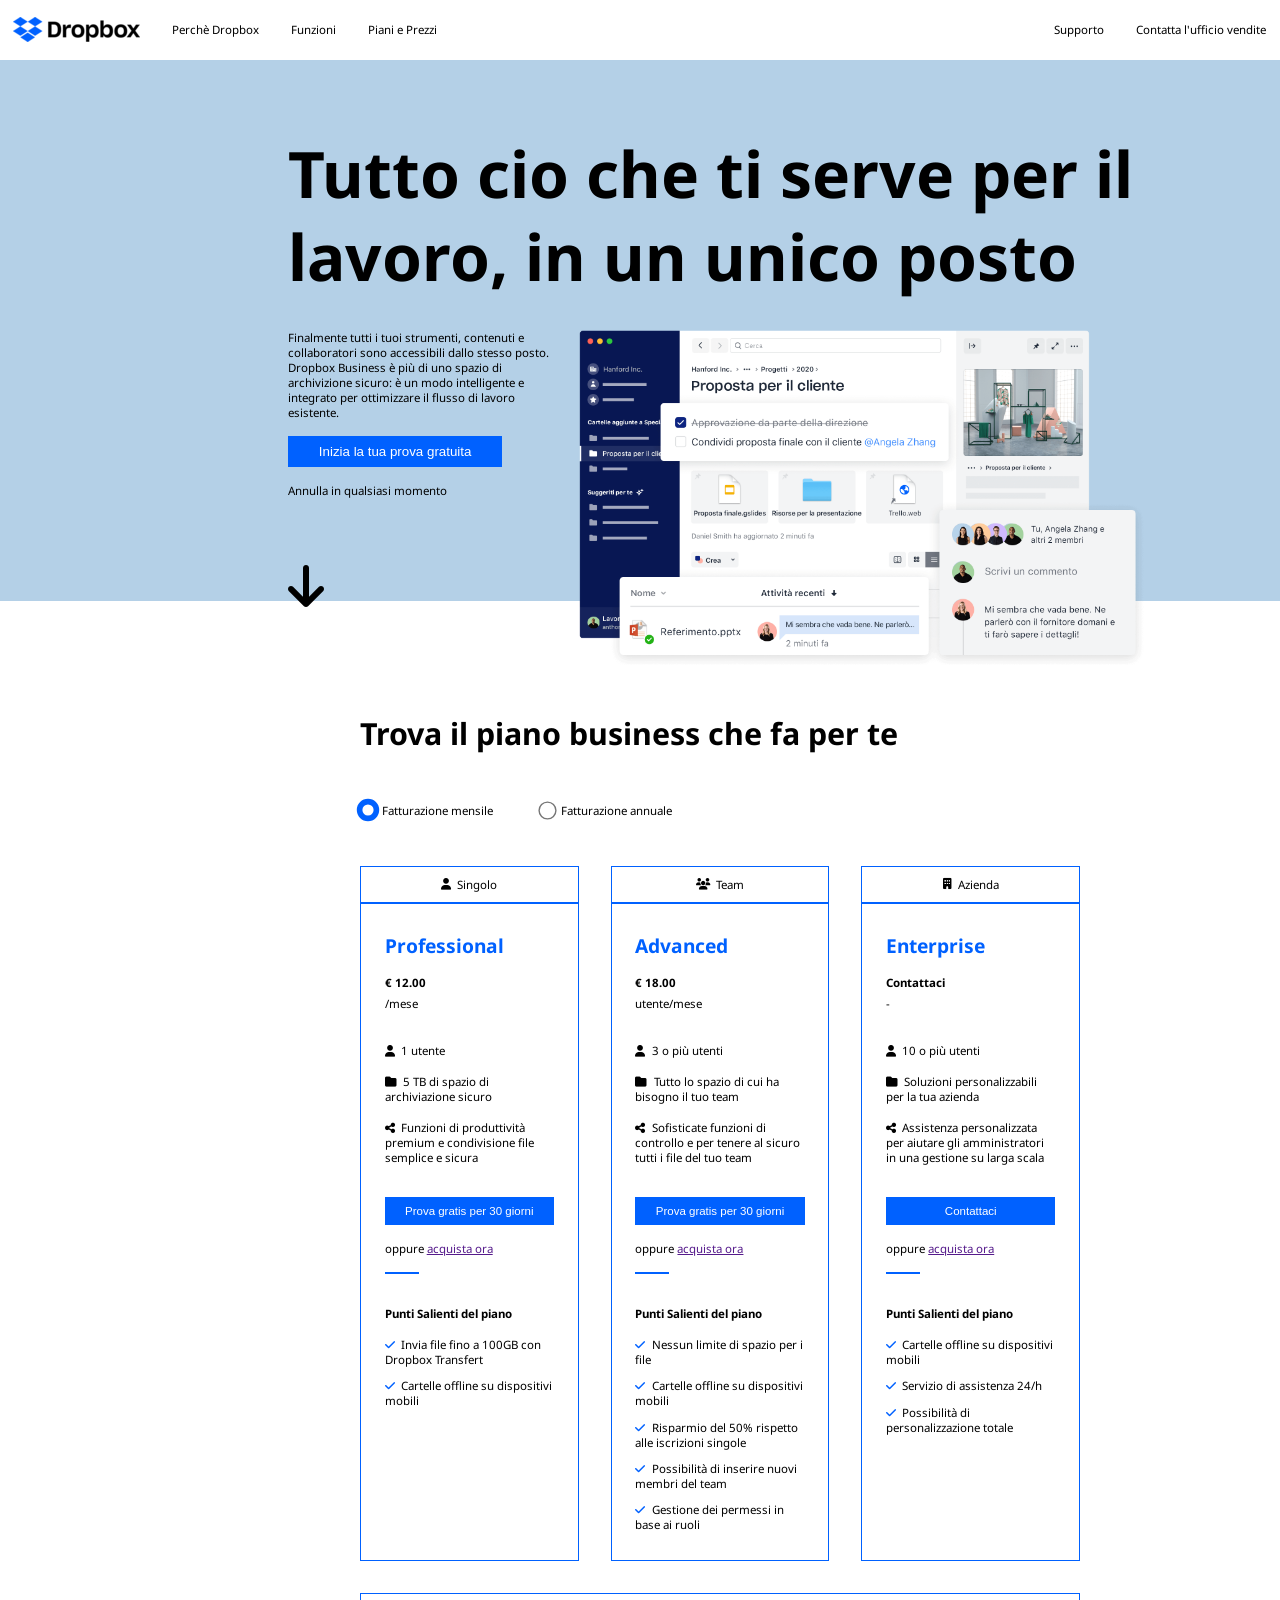
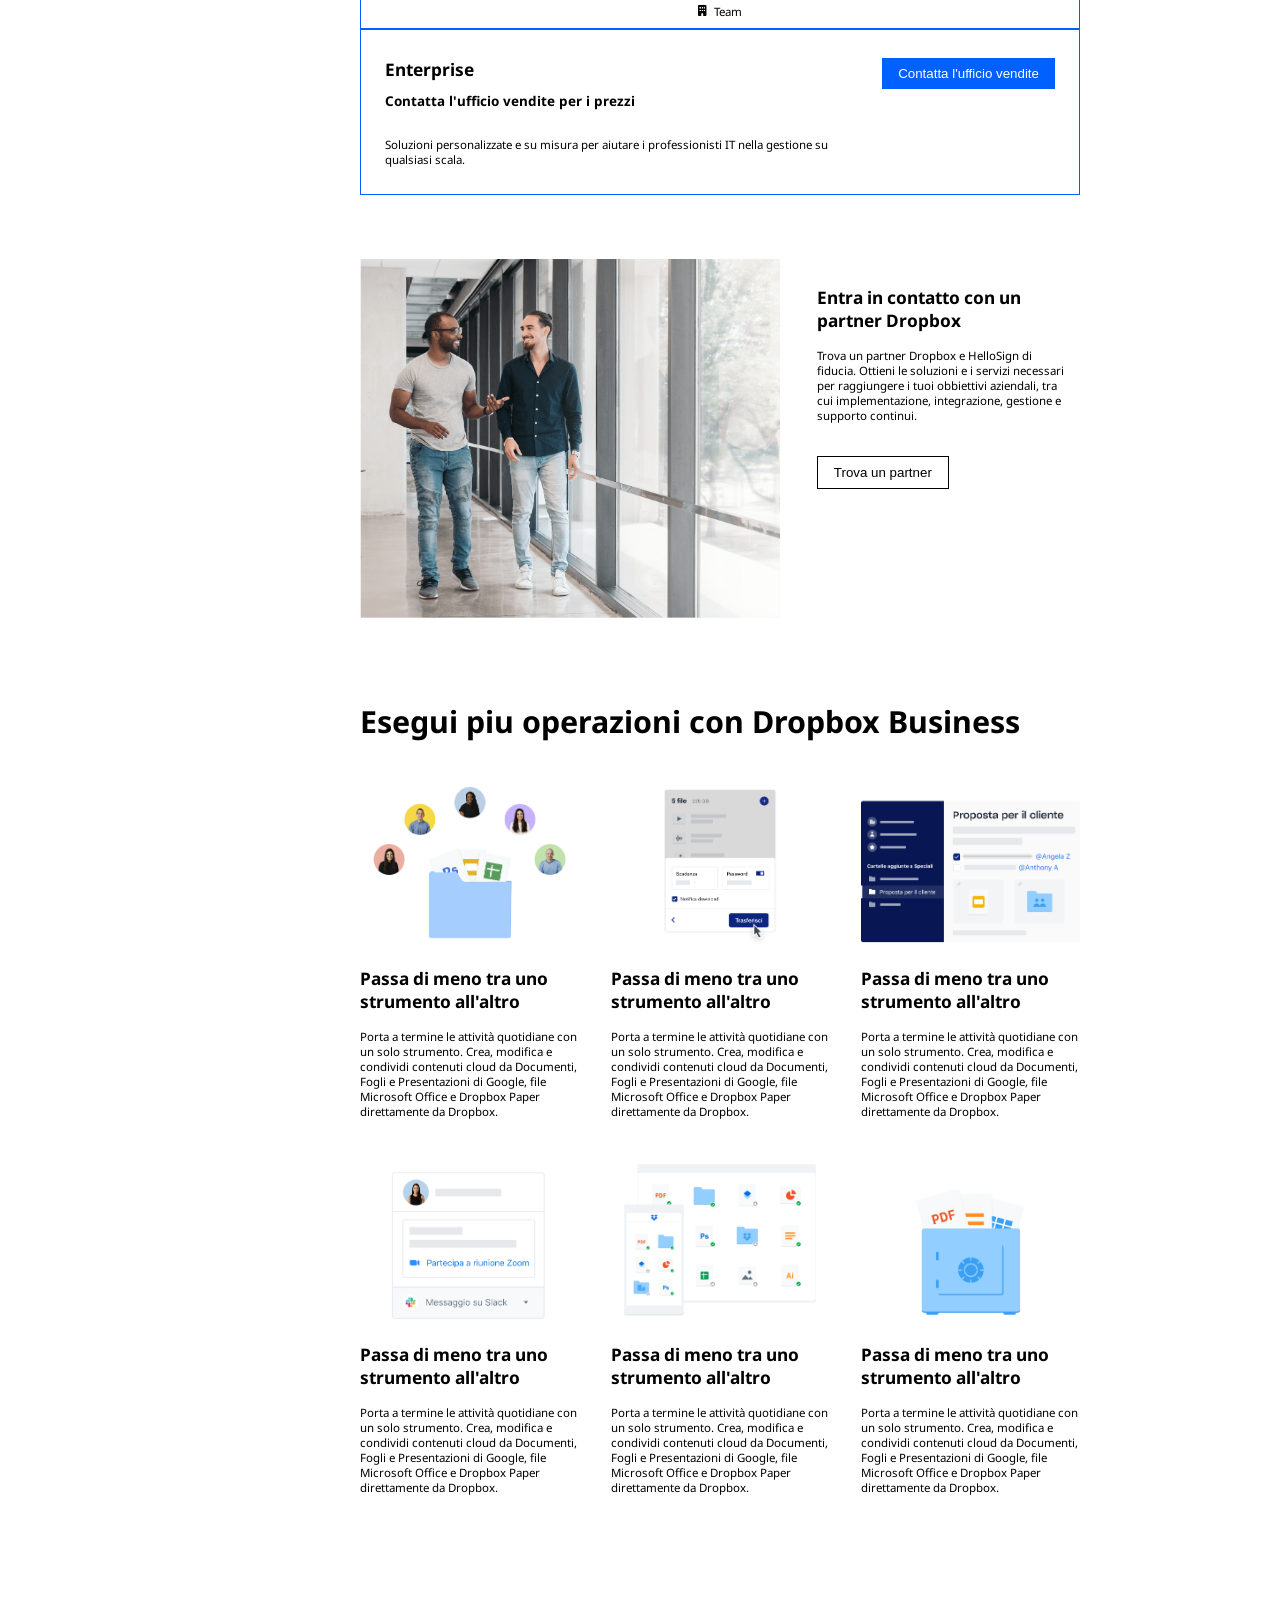
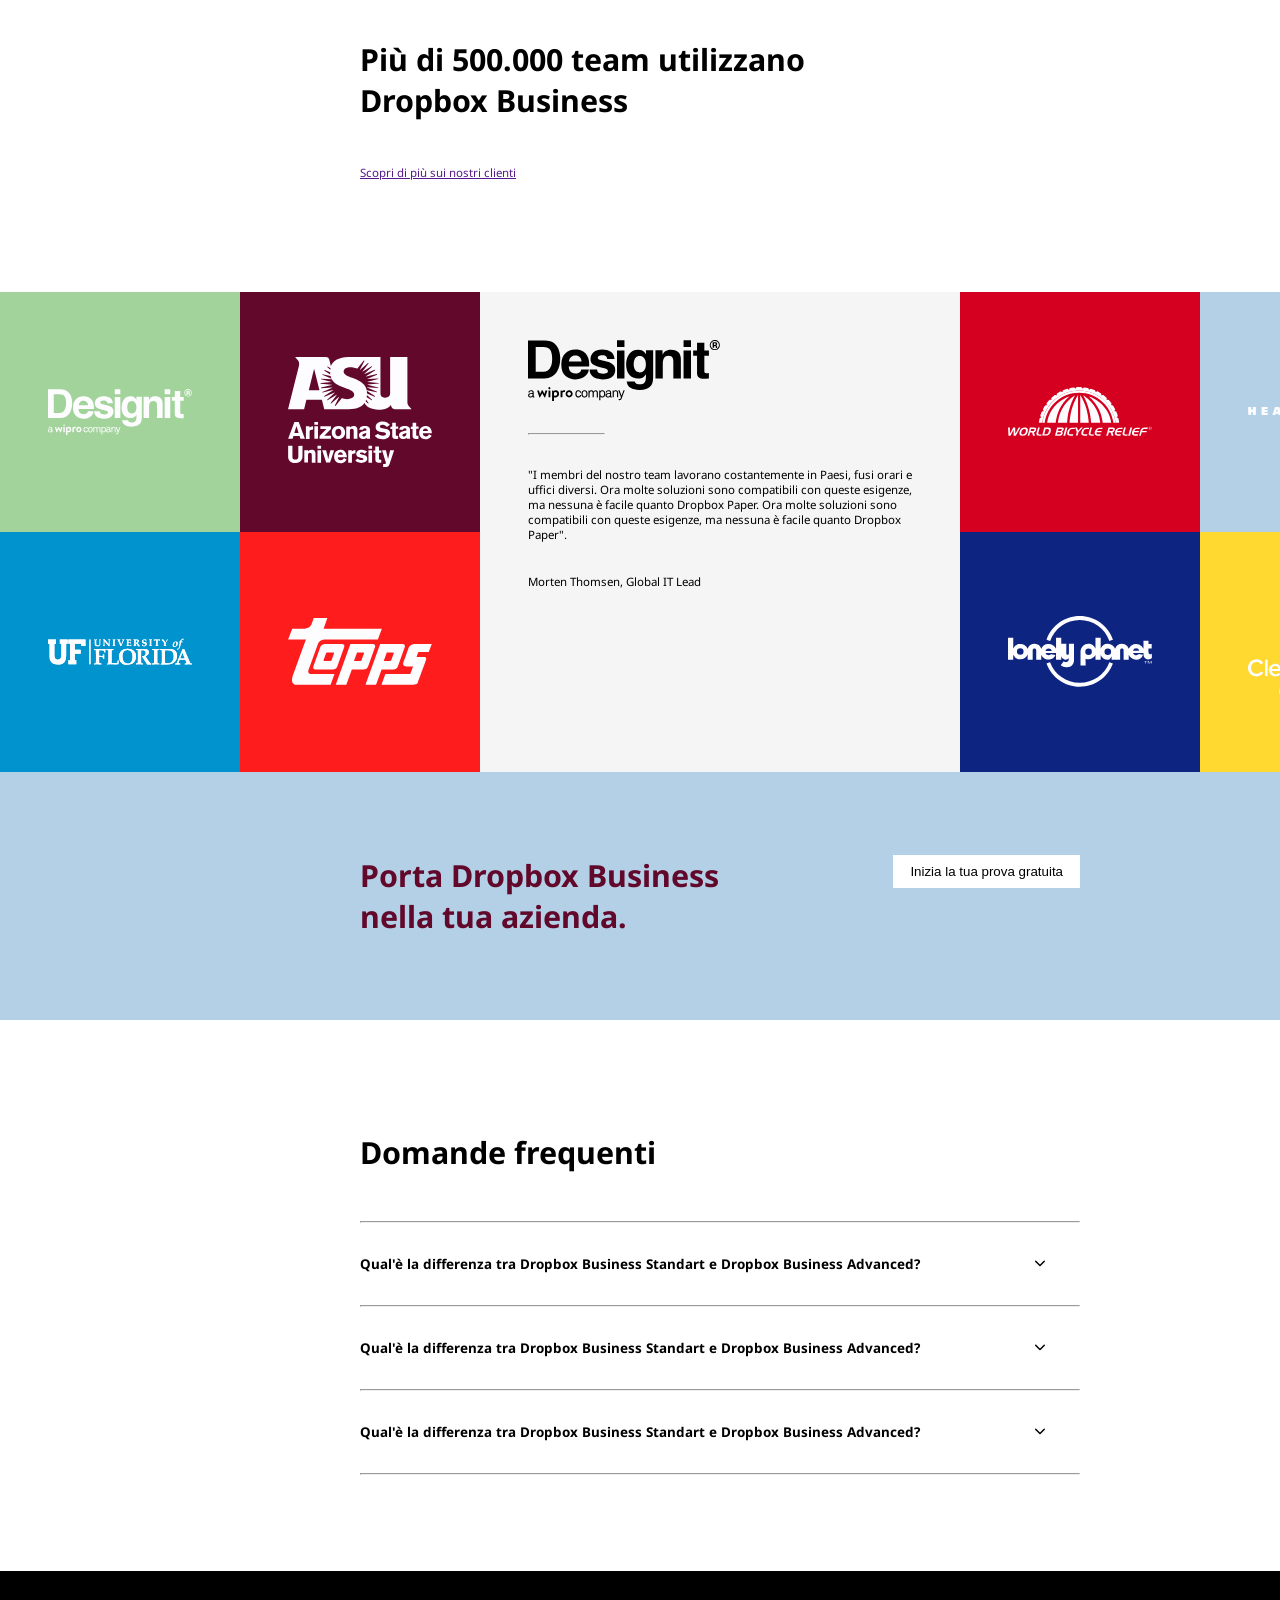
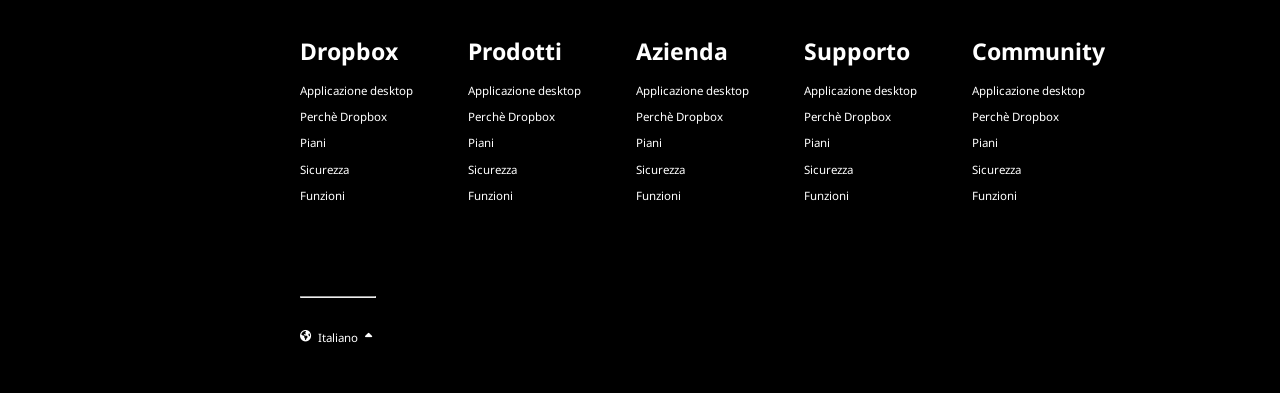
<file: index.html>
<!DOCTYPE html>
<html lang="en">
<head>
    <meta charset="UTF-8">
    <meta name="viewport" content="width=device-width, initial-scale=1.0">
    <title>Dropbox</title>
    <link rel="stylesheet" href="./css/style.css">
    <link rel="preconnect" href="https://fonts.googleapis.com">
    <link rel="preconnect" href="https://fonts.gstatic.com" crossorigin>
    <link href="https://fonts.googleapis.com/css2?family=Noto+Sans:ital,wght@0,100..900;1,100..900&display=swap" rel="stylesheet">
    <link rel="stylesheet" href="https://cdnjs.cloudflare.com/ajax/libs/font-awesome/6.6.0/css/all.min.css" integrity="sha512-Kc323vGBEqzTmouAECnVceyQqyqdsSiqLQISBL29aUW4U/M7pSPA/gEUZQqv1cwx4OnYxTxve5UMg5GT6L4JJg==" crossorigin="anonymous" referrerpolicy="no-referrer" />
</head>
<body id="debug" class="w-100 font-size">
    <header id="app_header" class="">
        <div class="container d-flex flex-row flex-justify-between py-09ud-08lr">
            <div class="header_left d-flex flex-center-center gap-2rem">
                <img src="./assets/img/logo-small.png" alt="logo" class="">
                <span>Perchè Dropbox</span>
                <span>Funzioni</span>
                <span>Piani e Prezzi</span>
            </div>
            <div class="header_right d-flex flex-center-center gap-2rem">
                <span>Supporto</span>
                <span>Contatta l'ufficio vendite</span>
                <span>accedi</span>
                <button class="button">Inizia</button>
            </div>
        </div>
    </header>
    <main id="app_main" class="d-flex  flex-column flex-center-center">
        <section id="main_intro" class="padding-main-intro d-flex flex-center-center bg-azure">
            <div class="container d-flex flex-column gap-2rem">
                <h1 class="h1_intro">Tutto cio che ti serve per il lavoro, in un unico posto</h1>
                <div class="">
                    <img src="./assets/img/jumbo.png" alt="Proposta per il cliente" class="img_intro_width img_intro_float">
                    <div class="d-flex flex-column gap-1rem">
                        <p>Finalmente tutti i tuoi strumenti, contenuti e collaboratori sono accessibili dallo stesso posto. Dropbox Business è più di uno spazio di archivizione sicuro: è un modo intelligente e integrato per ottimizzare il flusso di lavoro esistente.</p>
                        <button class="button" style="width:80%;">Inizia la tua prova gratuita</button>
                        <span>Annulla in qualsiasi momento</span>
                        <i class="fa-solid fa-arrow-down arrow_intro margin-top-2rem" style="position:relative;top:1rem;"></i>
                    </div>
                </div>
            </div>
        </section>
        <section class="w-50 d-flex flex-justify-start">
            <div class="w-100 container margin-top-7rem">
                <h1 class="h1_big">Trova il piano business che fa per te</h1>
                <span class="radiobuttons d-flex flex-row gap-3rem margin-top-3rem margin-bottom-3rem">
                    <span class="d-flex flex-center-center gap-04rem">
                        <input type="radio" name="fatturazione" value="mensile" class="radiobutton" style="transform: scale(1.4);">
                        <span>Fatturazione mensile</span>
                    </span>
                    <span class="d-flex flex-center-center gap-04rem">
                        <input type="radio" name="fatturazione" value="annuale" class="radiobuttongray" style="transform: scale(1.4);">
                        <span>Fatturazione annuale</span>
                    </span>
                </span>
                <div id="your_plan">
                    <div class="container">
                        <div class="row d-flex flex-row flex-wrap m--1lr">
                            <!--//FIRST CARD -->
                            <div class="col-4 card d-flex flex-column py-lr-1rem">
                                <div class="border-1-blue h-100">
                                    <span class="d-flex flex-center-center gap-04rem py-06-ud">
                                        <i class="fa-solid fa-user"></i>
                                        <span>Singolo</span>
                                    </span>
                                    <hr class="border-1-blue">
                                    <div class="py_card_2sect d-flex flex-column gap-1rem">
                                        <h1 class="h1_card" style="font-size:1.2rem;">Professional</h1>
                                        <div class="price d-flex flex-column gap-04rem">
                                            <span><strong>&euro; 12.00</strong></span>
                                            <span>/mese</span>
                                        </div>
                                        <div class="d-flex flex-column gap-1rem py-tb-1">
                                            <p><i class="fa-solid fa-user" style="padding-right:0.2rem;"></i> 1 utente</p>
                                            <p><i class="fa-solid fa-folder" style="padding-right:0.2rem;"></i> 5 TB di spazio di archiviazione sicuro</p>
                                            <p><i class="fa-solid fa-share-nodes" style="padding-right:0.2rem;"></i> Funzioni di produttività premium e condivisione file semplice e sicura</p>
                                        </div>
                                        <button class="button">Prova gratis per 30 giorni</button>
                                        <span>oppure <a href="">acquista ora</a></span>
                                        <hr class="hr_little border-1-blue">
                                        <h3 class="py-t-1">Punti Salienti del piano</h3>
                                        <ul class="list_cards d-flex flex-column gap-07">
                                            <li><i class="fa-solid fa-check color-blue" style="padding-right:0.2rem;"></i> Invia file fino a 100GB con Dropbox Transfert</li>
                                            <li><i class="fa-solid fa-check color-blue" style="padding-right:0.2rem;"></i> Cartelle offline su dispositivi mobili</li>
                                        </ul>
                                    </div>
                                </div>
                            </div>
                            
                            <!--//SECOND CARD -->
                            <div class="col-4 card d-flex flex-column py-lr-1rem">
                                <div class="border-1-blue h-100">
                                    <span class="d-flex flex-center-center gap-04rem py-06-ud">
                                        <i class="fa-solid fa-users"></i>
                                        <span>Team</span>
                                    </span>
                                    <hr class="border-1-blue">
                                    <div class="py_card_2sect d-flex flex-column gap-1rem">
                                        <h1 class="h1_card" style="font-size:1.2rem;">Advanced</h1>
                                        <div class="price d-flex flex-column gap-04rem">
                                            <span><strong>&euro; 18.00</strong></span>
                                            <span>utente/mese</span>
                                        </div>
                                        <div class="d-flex flex-column gap-1rem py-tb-1">
                                            <p><i class="fa-solid fa-user" style="padding-right:0.2rem;"></i> 3 o più utenti</p>
                                            <p><i class="fa-solid fa-folder" style="padding-right:0.2rem;"></i> Tutto lo spazio di cui ha bisogno il tuo team</p>
                                            <p><i class="fa-solid fa-share-nodes" style="padding-right:0.2rem;"></i> Sofisticate funzioni di controllo e per tenere al sicuro tutti i file del tuo team</p>
                                        </div>
                                        <button class="button">Prova gratis per 30 giorni</button>
                                        <span>oppure <a href="">acquista ora</a></span>
                                        <hr class="hr_little border-1-blue">
                                        <h3 class="py-t-1">Punti Salienti del piano</h3>
                                        <ul class="list_cards d-flex flex-column gap-07">
                                            <li><i class="fa-solid fa-check color-blue" style="padding-right:0.2rem;"></i> Nessun limite di spazio per i file</li>
                                            <li><i class="fa-solid fa-check color-blue" style="padding-right:0.2rem;"></i> Cartelle offline su dispositivi mobili</li>
                                            <li><i class="fa-solid fa-check color-blue" style="padding-right:0.2rem;"></i> Risparmio del 50% rispetto alle iscrizioni singole</li>
                                            <li><i class="fa-solid fa-check color-blue" style="padding-right:0.2rem;"></i> Possibilità di inserire nuovi membri del team</li>
                                            <li><i class="fa-solid fa-check color-blue" style="padding-right:0.2rem;"></i> Gestione dei permessi in base ai ruoli</li>
                                        </ul>
                                    </div>
                                </div>
                            </div>

                            <!--//THIRD CARD -->
                            <div class="col-4 card d-flex flex-column py-lr-1rem">
                                <div class="border-1-blue h-100">
                                    <span class="d-flex flex-center-center gap-04rem py-06-ud">
                                        <i class="fa-solid fa-building"></i>
                                        <span>Azienda</span>
                                    </span>
                                    <hr class="border-1-blue">
                                    <div class="py_card_2sect d-flex flex-column gap-1rem">
                                        <h1 class="h1_card" style="font-size:1.2rem;">Enterprise</h1>
                                        <div class="price d-flex flex-column gap-04rem">
                                            <span><strong>Contattaci</strong></span>
                                            <span>-</span>
                                        </div>
                                        <div class="d-flex flex-column gap-1rem py-tb-1">
                                            <p><i class="fa-solid fa-user" style="padding-right:0.2rem;"></i> 10 o più utenti</p>
                                            <p><i class="fa-solid fa-folder" style="padding-right:0.2rem;"></i> Soluzioni personalizzabili per la tua azienda</p>
                                            <p><i class="fa-solid fa-share-nodes" style="padding-right:0.2rem;"></i> Assistenza personalizzata per aiutare gli amministratori in una gestione su larga scala</p>
                                        </div>
                                        <button class="button">Contattaci</button>
                                        <span>oppure <a href="">acquista ora</a></span>
                                        <hr class="hr_little border-1-blue">
                                        <h3 class="py-t-1">Punti Salienti del piano</h3>
                                        <ul class="list_cards d-flex flex-column gap-07">
                                            <li><i class="fa-solid fa-check color-blue" style="padding-right:0.2rem;"></i> Cartelle offline su dispositivi mobili</li>
                                            <li><i class="fa-solid fa-check color-blue" style="padding-right:0.2rem;"></i> Servizio di assistenza 24/h</li>
                                            <li><i class="fa-solid fa-check color-blue" style="padding-right:0.2rem;"></i> Possibilità di personalizzazione totale</li>
                                        </ul>
                                    </div>
                                </div>
                            </div>
                        </div>
                    </div>
                </div>

                <div class="container margin-top-2rem">
                    <div class="col-12 d-flex flex-column border-1-blue">
                        <span class="d-flex flex-center-center gap-04rem py-06-ud">
                            <i class="fa-solid fa-building"></i>
                            <span>Team</span>
                        </span>
                        <hr class="border-1-blue">
                        <div class="d-flex flex-row py-tb-1_7">
                            <div class="col-8 d-flex flex-column gap-07 py-l-1_5">
                                <h1>Enterprise</h1>
                                <h3>Contatta l'ufficio vendite per i prezzi</h3>
                                <p class="py-t-1">Soluzioni personalizzate e su misura per aiutare i professionisti IT nella gestione su qualsiasi scala.</p>
                            </div>
                            <div class="col-4 position-relative">
                                <button class="button position-absolute right-1_5">Contatta l'ufficio vendite</button>
                            </div>
                        </div>
                    </div>

                    <div class="col-12 d-flex flex-row margin-top-4rem">
                        <div class="col-7">
                            <img src="./assets/img/partner.png" alt="partner" class="">
                        </div>
                        <div class="col-5 partner_dropbox d-flex flex-column gap-1rem">
                            <h1>Entra in contatto con un partner Dropbox</h1>
                            <p>Trova un partner Dropbox e HelloSign di fiducia. Ottieni le soluzioni e i servizi necessari per raggiungere i tuoi obbiettivi aziendali, tra cui implementazione, integrazione, gestione e supporto continui.</p>
                            <span style="margin-top: 1.03rem;"><button class="button2">Trova un partner</button></span>
                        </div>
                    </div>
                    <div class="col-12 m-t-5">
                        <h1 class="col-12 py-b-1 h1_big">Esegui piu operazioni con Dropbox Business</h1>
                        <div class="row_operations d-flex flex-row flex-wrap">
                            <div class="card_operations col-4 d-flex flex-column gap-1rem">
                                <img src="./assets/img/business-feature-switching-tools.png" alt="Business Tools">
                                <h1>Passa di meno tra uno strumento all'altro</h1>
                                <p>
                                    Porta a termine le attività quotidiane con un solo strumento. Crea, modifica e condividi contenuti cloud da Documenti, Fogli e Presentazioni di Google, file Microsoft Office e Dropbox Paper direttamente da Dropbox.
                                </p>
                            </div>
                            <div class="card_operations col-4 d-flex flex-column gap-1rem">
                                <img src="./assets/img/business-feature-send-files-it.png" alt="Business Files">
                                <h1>Passa di meno tra uno strumento all'altro</h1>
                                <p>
                                    Porta a termine le attività quotidiane con un solo strumento. Crea, modifica e condividi contenuti cloud da Documenti, Fogli e Presentazioni di Google, file Microsoft Office e Dropbox Paper direttamente da Dropbox.
                                </p>
                            </div>
                            <div class="card_operations col-4 d-flex flex-column gap-1rem">
                                <img src="./assets/img/business-feature-coordinate-it.png" alt="Business Coordinate">
                                <h1>Passa di meno tra uno strumento all'altro</h1>
                                <p>
                                    Porta a termine le attività quotidiane con un solo strumento. Crea, modifica e condividi contenuti cloud da Documenti, Fogli e Presentazioni di Google, file Microsoft Office e Dropbox Paper direttamente da Dropbox.
                                </p>
                            </div>
                            <div class="card_operations col-4 d-flex flex-column gap-1rem">
                                <img src="./assets/img/business-feature-integrations-it.png" alt="Business Integration">
                                <h1>Passa di meno tra uno strumento all'altro</h1>
                                <p>
                                    Porta a termine le attività quotidiane con un solo strumento. Crea, modifica e condividi contenuti cloud da Documenti, Fogli e Presentazioni di Google, file Microsoft Office e Dropbox Paper direttamente da Dropbox.
                                </p>
                            </div>
                            <div class="card_operations col-4 d-flex flex-column gap-1rem">
                                <img src="./assets/img/business-feature-multi-device.png" alt="Business Multi-Device">
                                <h1>Passa di meno tra uno strumento all'altro</h1>
                                <p>
                                    Porta a termine le attività quotidiane con un solo strumento. Crea, modifica e condividi contenuti cloud da Documenti, Fogli e Presentazioni di Google, file Microsoft Office e Dropbox Paper direttamente da Dropbox.
                                </p>
                            </div>
                            <div class="card_operations col-4 d-flex flex-column gap-1rem">
                                <img src="./assets/img/business-feature-security.png" alt="Business Security">
                                <h1>Passa di meno tra uno strumento all'altro</h1>
                                <p>
                                    Porta a termine le attività quotidiane con un solo strumento. Crea, modifica e condividi contenuti cloud da Documenti, Fogli e Presentazioni di Google, file Microsoft Office e Dropbox Paper direttamente da Dropbox.
                                </p>
                            </div>
                        </div>
                    </div>
                    <div class="col-8 d-flex flex-column gap-07" style="margin: 8rem 0rem 7rem 0rem;">
                        <h1 class="h1_big " style="padding-bottom:2rem;">Più di 500.000 team utilizzano Dropbox Business</h1>
                        <a href="">Scopri di più sui nostri clienti</a>
                    </div>
                </div>
            </div>
        </section>
        <section class="w-100">
            <div class="container col-12">
                <div class="row d-flex flex-row flex-wrap">
                    <div class="card col-4 d-flex flex-row flex-wrap">
                        <div class="col-6 cube bg-img-green d-flex flex-center-center">
                            <img src="./assets/img/designit.svg" alt="Designit">
                        </div>
                        <div class="col-6 cube bg-img-brown d-flex flex-center-center">
                            <img src="./assets/img/arizona_state_university.svg" alt="Arizona State University">
                        </div>
                        <div class="col-6 cube bg-img-blue d-flex flex-center-center">
                            <img src="./assets/img/university_of_florida.svg" alt="University of Florida">
                        </div>
                        <div class="col-6 cube bg-img-red d-flex flex-center-center">
                            <img src="./assets/img/topps.svg" alt="Topps">
                        </div>
                    </div>
                    <div class="card col-4 d-flex flex-column py-3 gap-2rem bg-img-gray">
                        <img src="./assets/img/designit.svg" alt="Designit" class="cube_img_center">
                        <hr class="hr_little">
                        <p>
                            "I membri del nostro team lavorano costantemente in Paesi, fusi orari e uffici diversi. Ora molte soluzioni sono compatibili con queste esigenze, ma nessuna è facile quanto Dropbox Paper. Ora molte soluzioni sono compatibili con queste esigenze, ma nessuna è facile quanto Dropbox Paper".
                        </p>
                        <span>Morten Thomsen, Global IT Lead</span>
                    </div>
                    <div class="card col-4 d-flex flex-row flex-wrap">
                        <div class="col-6 cube bg-img-red2 d-flex flex-center-center">
                            <img src="./assets/img/world_bicycle_relief.svg" alt="World Bicycle Relief">
                        </div>
                        <div class="col-6 cube bg-img-azure d-flex flex-center-center">
                            <img src="./assets/img/hearst_corp.svg" alt="Hearst Corporation">
                        </div>
                        <div class="col-6 cube bg-img-blue2 d-flex flex-center-center">
                            <img src="./assets/img/lonely_planet.svg" alt="Lonely Planet">
                        </div>
                        <div class="col-6 cube bg-img-yellow d-flex flex-center-center">
                            <img src="./assets/img/clear_channel.svg" alt="Clear Channel">
                        </div>
                    </div>
                </div>
            </div>
        </section>
        <section class="w-100 bg-azure d-flex flex-center-center py-tb-x">
            <div class="container col-12 d-flex flex-row flex-justify-center flex-wrap">
                <h1 class="h1_big col-3 c-brown">Porta Dropbox Business nella tua azienda.</h1>
                <div class="col-3 position-relative"><button class="button3 position-absolute right">Inizia la tua prova gratuita</button></div>
            </div>
        </section>
        <section class="w-100 d-flex flex-center-center ">
            <div class="col-6 m-t-7 m-b-6 d-flex flex-column gap-2rem">
                <h1 class="h1_big py-b-1">Domande frequenti</h1>
                <hr>
                <span class="" style="display:flex;flex-direction:row;align-items:center;justify-content:space-between;"><h3>Qual'è la differenza tra Dropbox Business Standart e Dropbox Business Advanced?</h3><i class="fa-solid fa-chevron-down" style="padding-right: 2.1rem;"></i></span>
                <hr>
                <span style="display:flex;flex-direction:row;align-items:center;justify-content:space-between;"><h3>Qual'è la differenza tra Dropbox Business Standart e Dropbox Business Advanced?</h3><i class="fa-solid fa-chevron-down" style="padding-right: 2.1rem;"></i></span>
                <hr>
                <span style="display:flex;flex-direction:row;align-items:center;justify-content:space-between;"><h3>Qual'è la differenza tra Dropbox Business Standart e Dropbox Business Advanced?</h3><i class="fa-solid fa-chevron-down" style="padding-right: 2.1rem;"></i></span>
                <hr>
            </div>
        </section>
    </main>
    <footer id="app_footer">
        <div class="container w-100 bg-black c-white flex-column d-flex flex-center-center">
            <div class="col-7 d-flex flex-row footer_list">
                <div class="w-20 d-flex flex-column gap-1rem">
                    <h1>Dropbox</h1>
                    <ul class="unstyle-list d-flex flex-column gap-07">
                        <li>Applicazione desktop</li>
                        <li>Perchè Dropbox</li>
                        <li>Piani</li>
                        <li>Sicurezza</li>
                        <li>Funzioni</li>
                    </ul>
                </div>
                <div class="w-20 d-flex flex-column gap-1rem">
                    <h1>Prodotti</h1>
                    <ul class="unstyle-list d-flex flex-column gap-07">
                        <li>Applicazione desktop</li>
                        <li>Perchè Dropbox</li>
                        <li>Piani</li>
                        <li>Sicurezza</li>
                        <li>Funzioni</li>
                    </ul>
                </div>
                <div class="w-20 d-flex flex-column gap-1rem">
                    <h1>Azienda</h1>
                    <ul class="unstyle-list d-flex flex-column gap-07">
                        <li>Applicazione desktop</li>
                        <li>Perchè Dropbox</li>
                        <li>Piani</li>
                        <li>Sicurezza</li>
                        <li>Funzioni</li>
                    </ul>
                </div>
                <div class="w-20 d-flex flex-column gap-1rem">
                    <h1>Supporto</h1>
                    <ul class="unstyle-list d-flex flex-column gap-07">
                        <li>Applicazione desktop</li>
                        <li>Perchè Dropbox</li>
                        <li>Piani</li>
                        <li>Sicurezza</li>
                        <li>Funzioni</li>
                    </ul>
                </div>
                <div class="w-20 d-flex flex-column gap-1rem">
                    <h1>Community</h1>
                    <ul class="unstyle-list d-flex flex-column gap-07">
                        <li>Applicazione desktop</li>
                        <li>Perchè Dropbox</li>
                        <li>Piani</li>
                        <li>Sicurezza</li>
                        <li>Funzioni</li>
                    </ul>
                </div>
            </div>
            <div class="col-7 " style="padding: 1.8rem 0 3rem 0;">
                <hr class="hr_little_footer " style="margin-bottom: 2rem;">
                <span class="d-flex flex-align-center d-flex flex-row gap-04rem">
                    <i class="fa-solid fa-earth-americas"></i>
                    <span>Italiano</span>
                    <i class="fa-solid fa-caret-up"></i>
                </span>
            </div>
        </div>
    </footer>
</body>
</html>
</file>
<file: css/style.css>
*{
    padding: 0;
    margin: 0;
    box-sizing: border-box;
}

:root{
    --white: #ffffff;
    --black: #000;
    --gray: #d0d0d3;
    --blue-strong: #0061ff;
    --azure: #b4d0e7;
    --green_img: #a2d39b;
    --blue_img: #0093ce;
    --brown_img: #61082b;
    --red_img: #ff1c1c;
    --gray_img: #f5f5f5;
    --red2_img: #d5001f;
    --blue_img2: #0d2481;
    --blue3_img: #b4d0e7;
    --yellow_img: #ffd830;
}
.bg-black{background-color: var(--black);}
.bg-img-green{background-color: var(--green_img);}
.bg-img-blue{background-color: var(--blue_img);}
.bg-img-brown{background-color: var(--brown_img);}
.bg-img-red{background-color: var(--red_img);}
.bg-img-gray{background-color: var(--gray_img);}
.bg-img-red2{background-color: var(--red2_img);}
.bg-img-blue2{background-color: var(--blue_img2);}
.bg-img-azure{background-color: var(--blue3_img);}
.bg-img-yellow{background-color: var(--yellow_img);}

/* #debug *{
    border: 1px dashed black;
} */

body{
    font-family: "Noto Sans","Roboto", Arial, Helvetica, sans-serif;
    min-width: 1440px;
}

img{max-width: 100%;}

.min-h-300{min-height: 300px;background-color: #ff1c1c;}


.position-relative{position: relative;}
.position-absolute{position: absolute;}
.right{right:0;}
.right-1_5{right: 1.5rem;}

.font-size{font-size: 11.5px;}

.border-light{border: 1px solid var(--gray_img)}

.h-100{height: 100%;}

.display-inline{display: inline-block;}
.d-flex{display: flex;}
.flex-align-center{align-items: center;}
.flex-justify-center{justify-content: center;}
.flex-center-center{
    align-items: center;
    justify-content: center;
}
.flex-column{flex-direction: column;}
.flex-row{flex-direction: row;}
.flex-justify-start{justify-content: start;}
.flex-justify-end{justify-content: end;}
.flex-justify-between{justify-content: space-between;}
.flex-justify-around{justify-content: space-around;}
.flex-wrap{flex-wrap: wrap;}

.bg-azure{background-color: var(--azure);}
.bg-black{background-color: var(--black);}
.color-blue{color: var(--blue-strong);}
.c-white{color: white}
.c-brown{color: #61082b;}

.col-1{width: calc((100%/12)*1);}
.col-2{width: calc((100%/12)*2);}
.col-3{width: calc((100%/12)*3);}
.col-4{width: calc((100%/12)*4);}
.col-5{width: calc((100%/12)*5);}
.col-6{width: calc((100%/12)*6);}
.col-7{width: calc((100%/12)*7);}
.col-8{width: calc((100%/12)*8);}
.col-9{width: calc((100%/12)*9);}
.col-10{width: calc((100%/12)*10);}
.col-11{width: calc((100%/12)*11);}
.col-12{width: calc((100%/12)*12);}

.w-100{width: 100%;}
.w-80{width: 80%;}
.w-70{width: 70%;}
.w-60{width: 60%;}
.w-50{width: 50%}
.w-40{width: 40%;}
.w-20{width: 20%;}

.gap-02rem{gap: 0.2rem;}
.gap-04rem{gap: 0.4rem;}
.gap-07{gap: 0.7rem;}
.gap-1rem{gap: 1rem;}
.gap-1_4{gap: 1.4rem;}
.gap-2rem{gap: 2rem;}
.gap-3rem{gap: 3rem;}

.margin-top-2rem{margin-top: 2rem;}
.margin-top-3rem{margin-top: 3rem;}
.margin-top-4rem{margin-top: 4rem;}
.m-t-5{margin-top: 5rem;}
.margin-top-6rem{margin-top: 6rem;}
.margin-top-7rem{margin-top: 7rem;}
.m-t-7{margin-top: 7rem;}
.margin-test{margin: 0 -1rem;}
.m-b-1{margin-bottom: 1rem;}
.m-b-1_8{margin-bottom: 1.8rem;}
.margin-bottom-3rem{margin-bottom: 3rem;}
.m-b-6{margin-bottom: 6rem;}
.m--1lr{ margin: 0rem -1.01rem;}

.py-09ud-08lr{
    padding: 0.9rem 0.8rem;
}
.py-3{padding: 3rem;}
.padding-main-intro{ padding: 5% 20% 0% 20%;}
.padding-main{padding: 0% 15% 0 15%;}
.py-06-ud{padding: 0.6rem 0rem;}
.py-tb-1_7{padding: 1.7rem 0;}
.py-tb-3{padding: 3rem 0rem;}
.py-tb-x{padding: 5.2rem 0rem;}
.py-l-1_5{padding: 0 0 0 1.5rem;}

.py-tb-1{padding: 1rem 0rem 1rem 0rem;}
.py-t-1{padding: 1rem 0 0 0;}
.py-lr-1rem{padding: 0rem 1rem;}
.py-b-2{padding: 0 0 2rem 0;}
.py-b-1{padding: 0 0 1rem 0;}
.py-b-3{padding: 0 0 3rem 0;}

.border-1-blue{border: 1px solid var(--blue-strong);}
.border-1-gray{border: 2px solid var(--gray);}

.button{
    background-color: var(--blue-strong);
    color: var(--white);
    border: none;  /* //TOGLIE UN BORDO GRIGIO CHE NON RICORDO DA COSA DERIVA!! */
    border-radius: 0rem;
    padding: 0.5rem 1rem;
}
.button:hover{opacity: 0.7;}
.button2{
    color: var(--black);
    background-color: var(--white);
    border: 1px solid var(--black);
    padding: 0.5rem 1rem;
}
.button3{
    border: 1px white solid;
    color: var(--black);
    background-color: var(--white);
    padding: 0.5rem 1rem;
}
.unstyle-list{list-style-type: none;}

#app_main{
    
    .h1_intro{
        font-size: 4rem;
        line-height: 5.2rem;
    }
    .img_intro_width{width: 69%;}
    .img_intro_float{
        float: right;
        margin: 0rem -0.0rem -4rem 0rem;
    }
    .arrow_intro{font-size: 3rem;}
    /* //finish intro */
    #your_plan *{
        font-size: 11.5px; 
        .h1_card{color: var(--blue-strong); font-size: 1.04rem;}
        .list_cards{list-style-type: none;}
        hr{background-color: var(--blue-strong);}

    }
    .radiobutton{border:1px solid var(--blue-strong)}
    .radiobuttongray{border: 1px solid gray;}
    input[type="radio"].radiobutton{
        appearance: none;
        width: 1rem;
        height: 1rem;
        border: 0.28rem solid var(--blue-strong);
        border-radius: 50%;
        background-color: var(--white);
    }
    .h1_big{font-size: 1.90rem;}
    /* [class^="col-"]{min-height: 300px; } */
    .py_card_2sect{padding: 13% 11%;}  
    .hr_little{width: 20%;}
    /* //finish cards */
    .partner_dropbox{
        padding: 1.7rem 0.8rem 1.7rem 2.3rem;
    }
    .row_operations{margin: 0 -1rem;}
    .card_operations{ padding: 1rem 1rem; }
    .cube{aspect-ratio:1/1;}
    .cube img{width: 60% ;filter: invert(100%) sepia(100%) saturate(100%) hue-rotate(180deg);}
    .cube_img_center{width: 50%;}
    /* //finish cards universities */
    .dropbox_in_business{gap: 7rem;}
    .arrow_FAQ{font-size: 1.1rem;}
    /* //finish main */
}
#app_footer{
    .footer_list{padding: 4rem 0rem;}
    .little_footer{justify-self: flex-start}
    .hr_little_footer{width: 9%; background-color: var(--white);}
}
</file>
